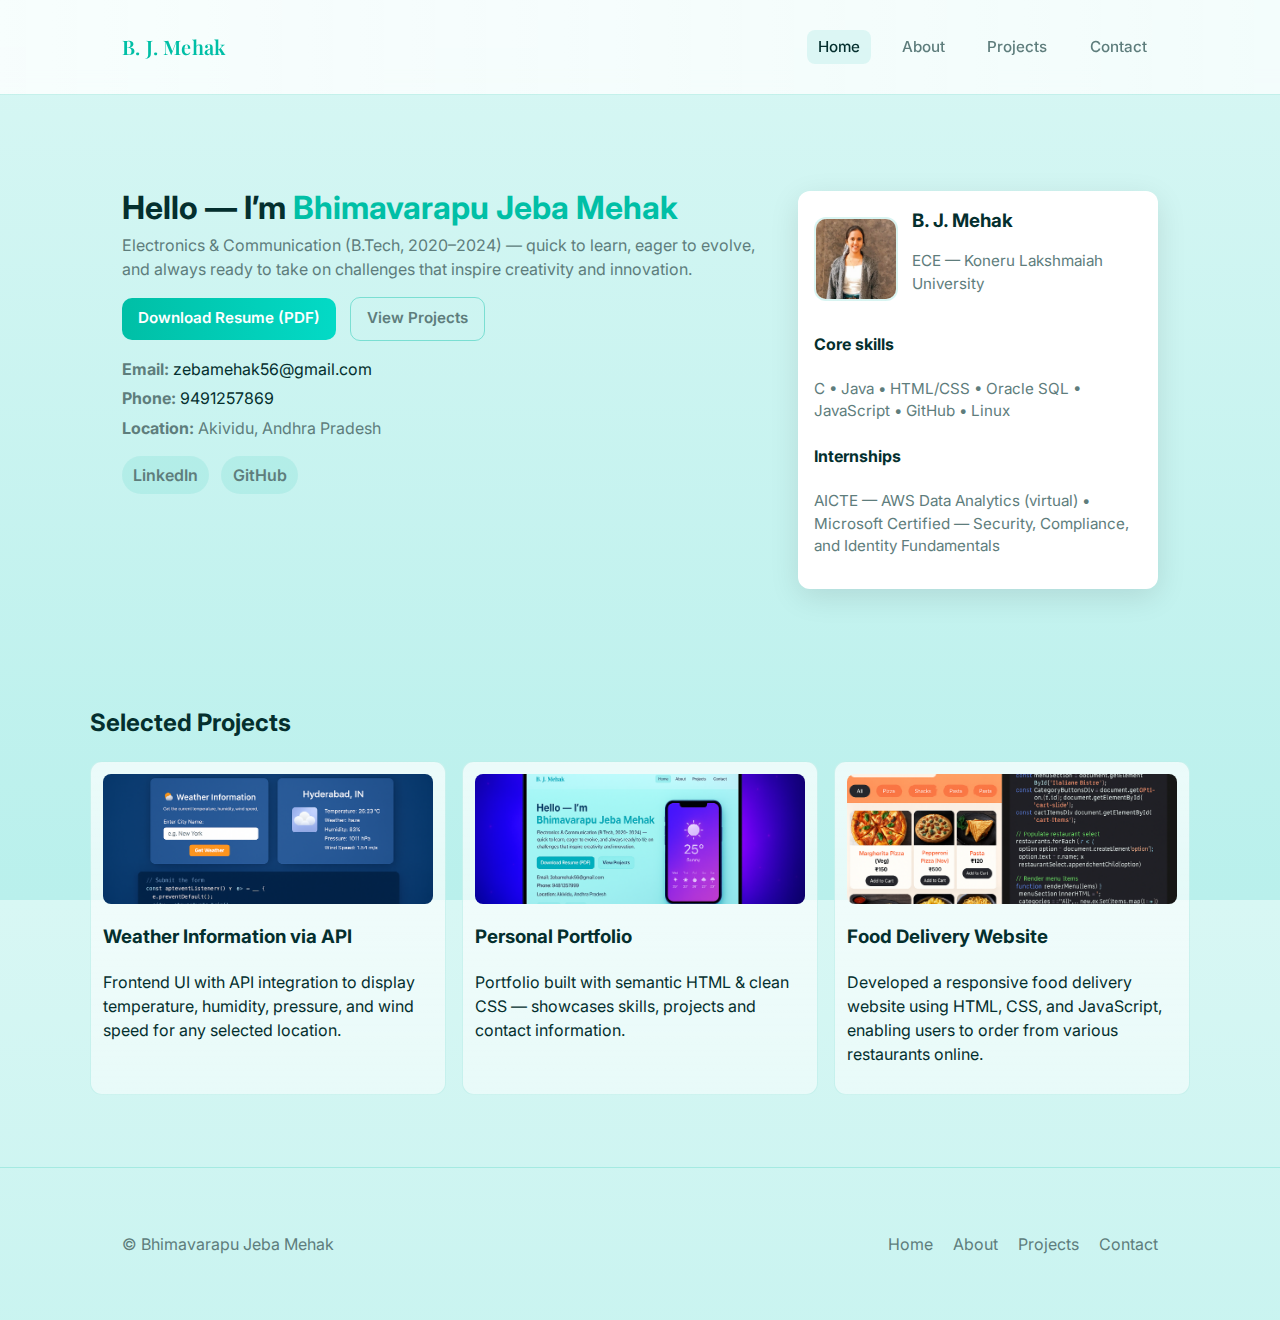
<file: index.html>
<!doctype html>
<html lang="en">
<head>
  <meta charset="utf-8" />
  <meta name="viewport" content="width=device-width,initial-scale=1" />
  <title>Bhimavarapu Jeba Mehak — Portfolio</title>
  <link rel="stylesheet" href="styles.css" />
  <link href="https://fonts.googleapis.com/css2?family=Inter:wght@300;400;600;700&family=Playfair+Display:wght@500;700&display=swap" rel="stylesheet">
</head>
<body>
  <header class="site-header">
    <div class="container header-inner">
      <a class="logo" href="index.html">B. J. Mehak</a>
      <nav class="nav">
        <a href="index.html" class="active">Home</a>
        <a href="about.html">About</a>
        <a href="projects.html">Projects</a>
        <a href="contact.html">Contact</a>
      </nav>
    </div>
  </header>

  <main>
    <section class="hero">
      <div class="container hero-grid">
        <div class="hero-left">
          <h1>Hello — I’m <span class="name">Bhimavarapu Jeba Mehak</span></h1>
          <p class="role">Electronics & Communication (B.Tech, 2020–2024) — quick to learn, eager to evolve, and always ready to take on challenges that inspire creativity and innovation.</p>

          <p class="cta-row">
            <a class="btn" href="./assests/BhimavarapuJebaMehak-Resume.pdf" download>Download Resume (PDF)</a>
            <a class="btn ghost" href="projects.html">View Projects</a>
          </p>

          <ul class="quick-info">
            <li><strong>Email:</strong> <a href="mailto:zebamehak56@gmail.com">zebamehak56@gmail.com</a></li>
            <li><strong>Phone:</strong> <a href="tel:9491257869">9491257869</a></li>
            <li><strong>Location:</strong> Akividu, Andhra Pradesh</li>
          </ul>

          <div class="social-row">
            <a class="chip" href="https://linkedin.com/in/bhimavarapujebamehak" target="_blank" rel="noopener">LinkedIn</a>
            <a class="chip" href="https://github.com/Mehak55" target="_blank" rel="noopener">GitHub</a>
          </div>
        </div>

        <aside class="hero-card">
          <div class="profile-wrap">
            <img src="./assests/profile.jpg" alt="Profile — Bhimavarapu Jeba Mehak" class="profile-photo"/>
            <div class="profile-meta">
              <h3>B. J. Mehak</h3>
              <p class="muted">ECE — Koneru Lakshmaiah University</p>
            </div>
          </div>

          <div class="mini">
            <h4>Core skills</h4>
            <p class="muted">C • Java • HTML/CSS • Oracle SQL • JavaScript • GitHub • Linux </p>
          </div>

          <div class="mini">
            <h4>Internships</h4>
            <p class="muted">AICTE — AWS Data Analytics (virtual) • Microsoft Certified — Security, Compliance, and Identity Fundamentals</p>
          </div>
        </aside>
      </div>
    </section>

    <section class="highlights container">
      <h2>Selected Projects</h2>
      <div class="projects-grid">
        <article class="project-card">
          <img src="./assests/p-1.png" alt="Weather API project" />
          <h3>Weather Information via API</h3>
          <p>Frontend UI with API integration to display temperature, humidity, pressure, and wind speed for any selected location.</p>
        </article>

        <article class="project-card">
          <img src="./assests/p-3.png" alt="Portfolio project" />
          <h3>Personal Portfolio</h3>
          <p>Portfolio built with semantic HTML & clean CSS — showcases skills, projects and contact information.</p>
        </article>

        <article class="project-card">
          <img src="./assests/p-2.png" alt="Food delivery website" />
          <h3>Food Delivery Website</h3>
          <p>Developed a responsive food delivery website using HTML, CSS, and JavaScript, enabling users to order from various restaurants online.</p>
        </article>
      </div>
    </section>
  </main>

  <footer class="site-footer">
    <div class="container footer-inner">
      <p>© Bhimavarapu Jeba Mehak</p>
      <nav class="footer-nav">
        <a href="index.html">Home</a>
        <a href="about.html">About</a>
        <a href="projects.html">Projects</a>
        <a href="contact.html">Contact</a>
      </nav>
    </div>
  </footer>
</body>
</html>
</file>
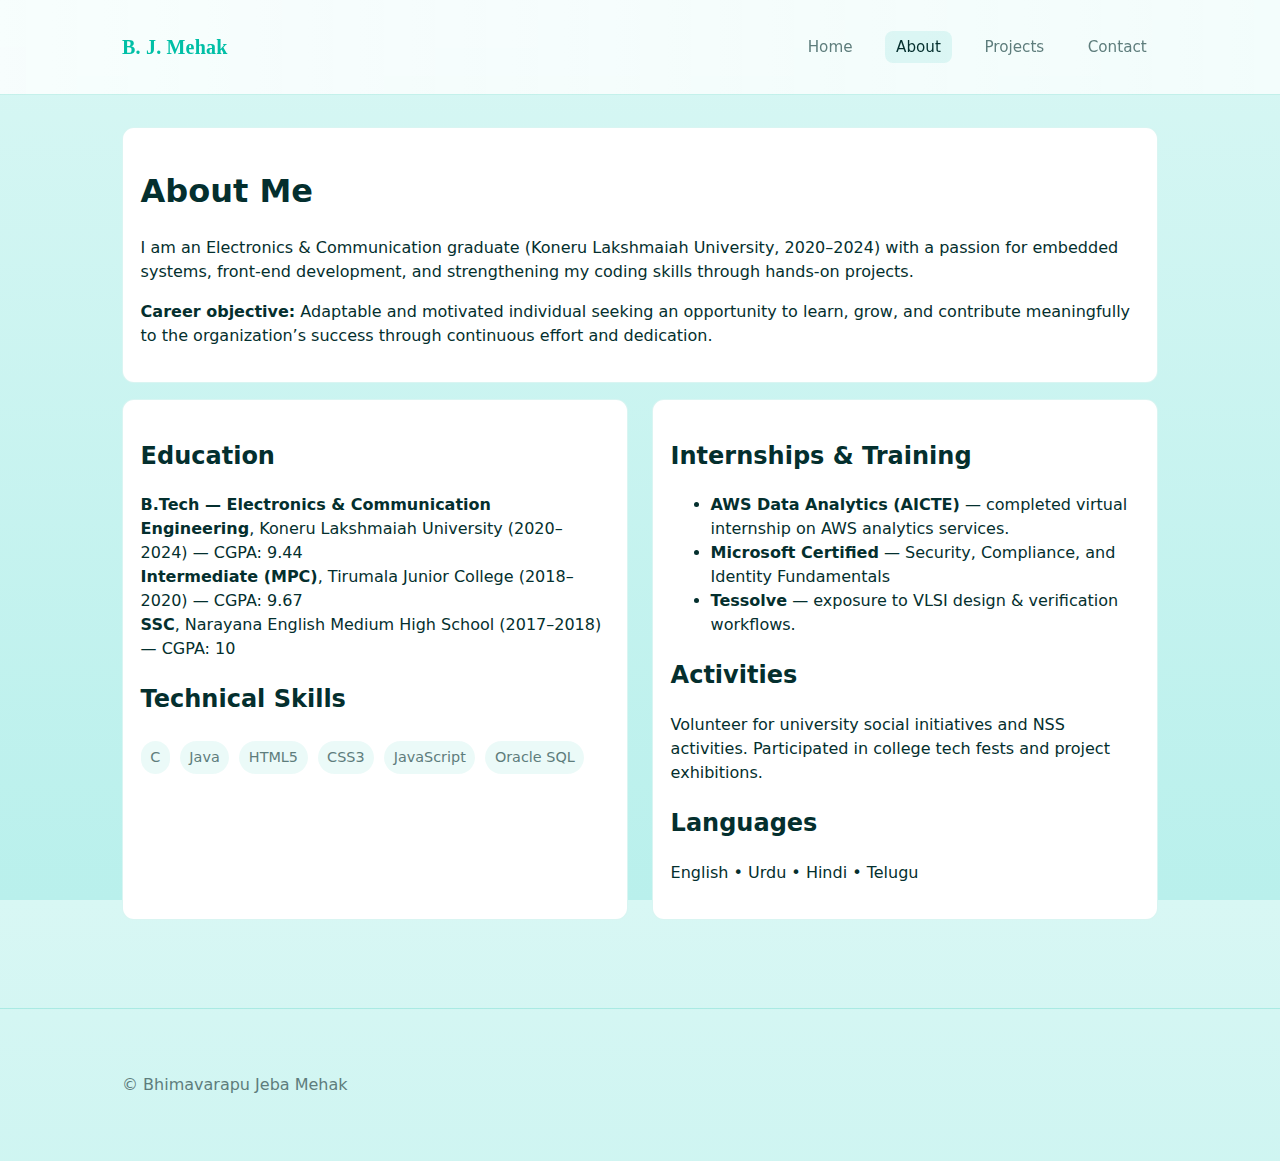
<file: about.html>
<!doctype html>
<html lang="en">
<head>
  <meta charset="utf-8" />
  <meta name="viewport" content="width=device-width,initial-scale=1" />
  <title>About — Bhimavarapu Jeba Mehak</title>
  <link rel="stylesheet" href="styles.css" />
</head>
<body>
  <header class="site-header">
    <div class="container header-inner">
      <a class="logo" href="index.html">B. J. Mehak</a>
      <nav class="nav">
        <a href="index.html">Home</a>
        <a href="about.html" class="active">About</a>
        <a href="projects.html">Projects</a>
        <a href="contact.html">Contact</a>
      </nav>
    </div>
  </header>

  <main class="container page-about">
    <section class="about-intro card">
      <h1>About Me</h1>
      <p>I am an Electronics & Communication graduate (Koneru Lakshmaiah University, 2020–2024) with a passion for embedded systems, front-end development, and strengthening my coding skills through hands-on projects.</p>
      <p><strong>Career objective:</strong> Adaptable and motivated individual seeking an opportunity to learn, grow, and contribute meaningfully to the organization’s success through continuous effort and dedication. </p>
    </section>

    <section class="two-col">
      <div class="card">
        <h2>Education</h2>
        <ul class="list-flat">
          <li><strong>B.Tech — Electronics & Communication Engineering</strong>, Koneru Lakshmaiah University (2020–2024) — CGPA: 9.44</li>
          <li><strong>Intermediate (MPC)</strong>, Tirumala Junior College (2018–2020) — CGPA: 9.67</li>
          <li><strong>SSC</strong>, Narayana English Medium High School (2017–2018) — CGPA: 10</li>
        </ul>

        <h2>Technical Skills</h2>
        <div class="skill-chips">
          <span>C</span>
          <span>Java</span>
          <span>HTML5</span>
          <span>CSS3</span>
          <span>JavaScript</span>
          <span>Oracle SQL</span>
        </div>
      </div>

      <div class="card">
        <h2>Internships & Training</h2>
        <ul>
          <li><strong>AWS Data Analytics (AICTE)</strong> — completed virtual internship on AWS analytics services.</li>
          <li><strong>Microsoft Certified</strong> — Security, Compliance, and Identity Fundamentals</li>
          <li><strong>Tessolve</strong> — exposure to VLSI design & verification workflows.</li>
        </ul>

        <h2>Activities</h2>
        <p>Volunteer for university social initiatives and NSS activities. Participated in college tech fests and project exhibitions.</p>

        <h2>Languages</h2>
        <p>English • Urdu • Hindi • Telugu</p>
      </div>
    </section>
  </main>

  <footer class="site-footer">
    <div class="container">
      <p>© Bhimavarapu Jeba Mehak</p>
    </div>
  </footer>
</body>
</html>
</file>
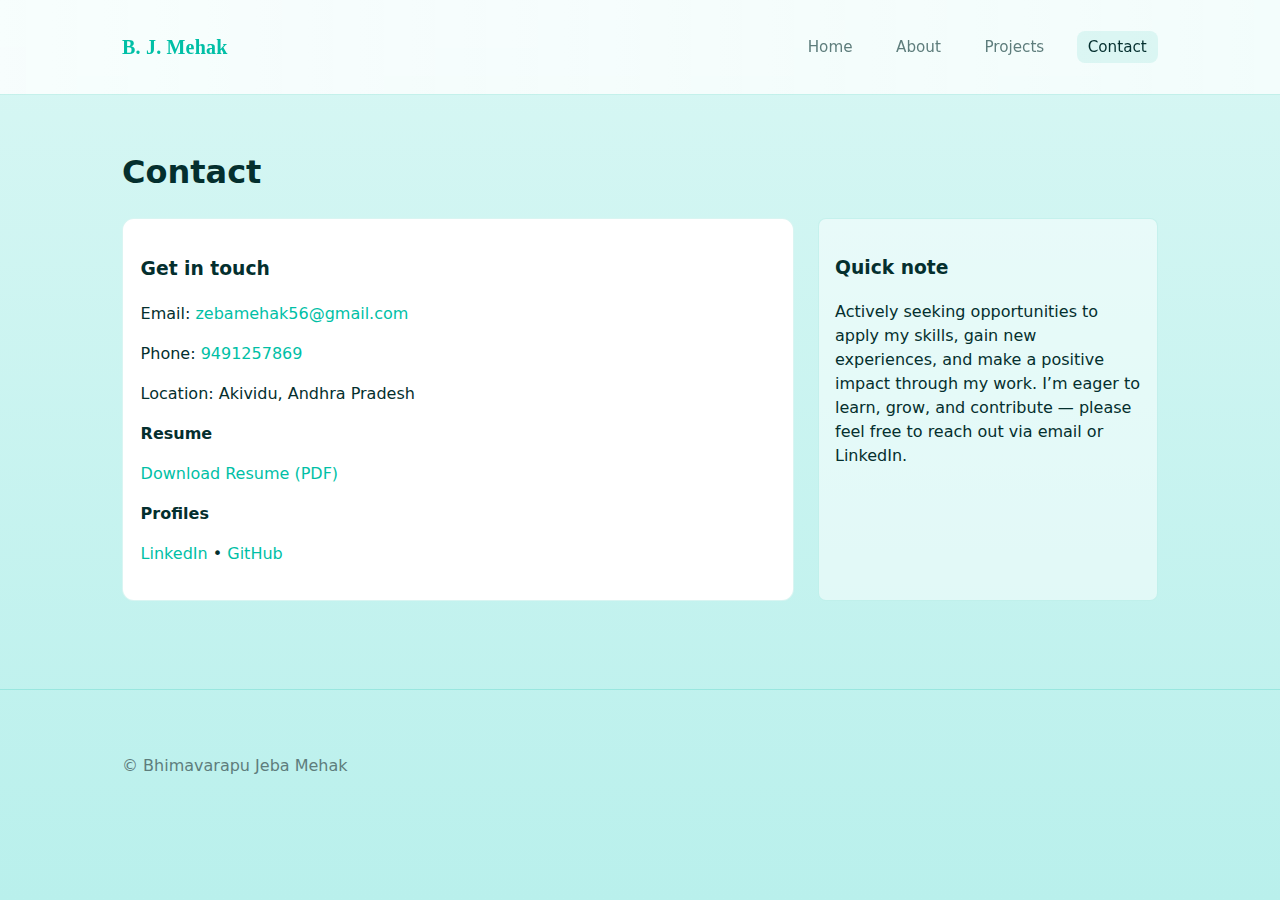
<file: contact.html>
<!doctype html>
  <html lang="en">
  <head>
    <meta charset="utf-8" />
    <meta name="viewport" content="width=device-width,initial-scale=1" />
    <title>Contact — Bhimavarapu Jeba Mehak</title>
    <link rel="stylesheet" href="styles.css" />
  </head>
  <body>
    <header class="site-header">
      <div class="container header-inner">
        <a class="logo" href="index.html">B. J. Mehak</a>
        <nav class="nav">
          <a href="index.html">Home</a>
          <a href="about.html">About</a>
          <a href="projects.html">Projects</a>
          <a href="contact.html" class="active">Contact</a>
        </nav>
      </div>
    </header>

    <main class="container page-contact">
      <h1>Contact</h1>

      <div class="contact-grid">
        <div class="contact-card card">
          <h3>Get in touch</h3>
          <p>Email: <a href="mailto:zebamehak56@gmail.com">zebamehak56@gmail.com</a></p>
          <p>Phone: <a href="tel:9491257869">9491257869</a></p>
          <p>Location: Akividu, Andhra Pradesh</p>

          <p class="mt"><strong>Resume</strong></p>
          <p><a class="btn" href="assets/BhimavarapuJebaMehak-Resume.pdf" download>Download Resume (PDF)</a></p>

          <p class="mt"><strong>Profiles</strong></p>
          <p><a href="https://linkedin.com/in/bhimavarapujebamehak" target="_blank" rel="noopener">LinkedIn</a> • <a href="https://github.com/Mehak55" target="_blank" rel="noopener">GitHub</a></p>
        </div>

        <aside class="contact-note card">
          <h3>Quick note</h3>
          <p> Actively seeking opportunities to apply my skills, gain new experiences, and make a positive impact through my work. I’m eager to learn, grow, and contribute — please feel free to reach out via email or LinkedIn.</p>
        </aside>
      </div>
    </main>

    <footer class="site-footer">
      <div class="container">
        <p>© Bhimavarapu Jeba Mehak</p>
      </div>
    </footer>
  </body>
  </html>
</file>
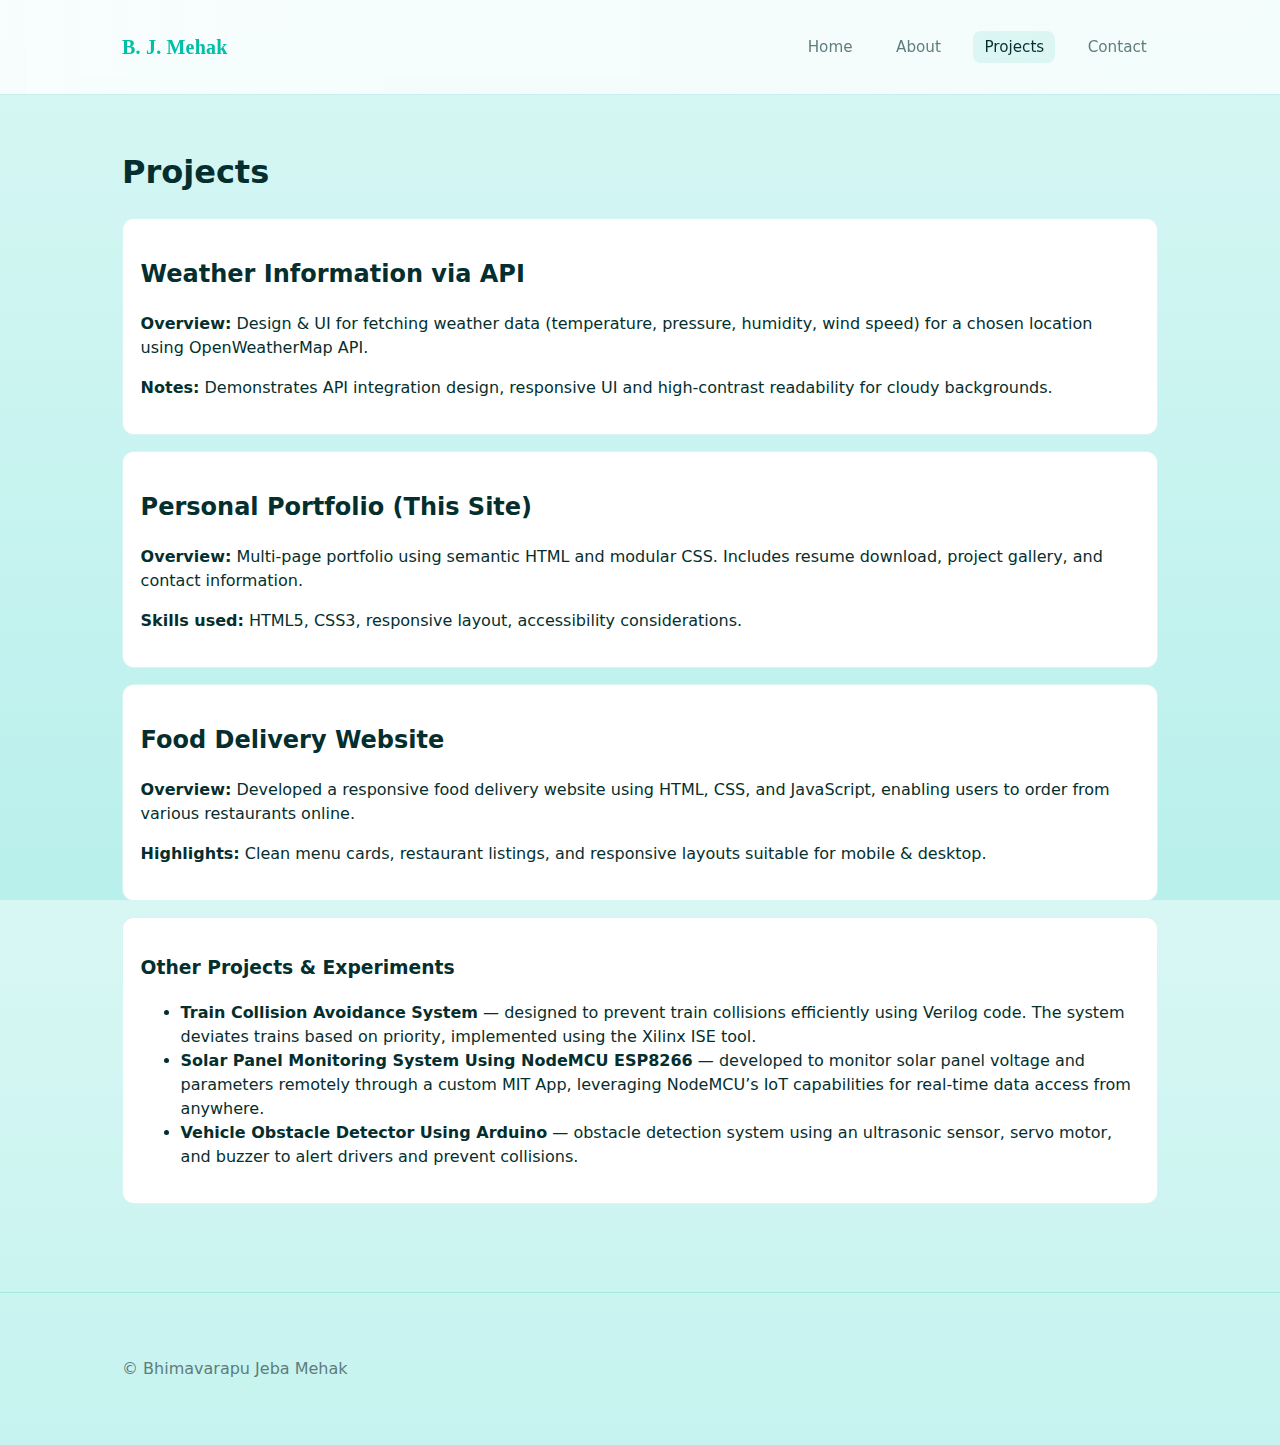
<file: projects.html>
<!doctype html>
<html lang="en">
<head>
  <meta charset="utf-8" />
  <meta name="viewport" content="width=device-width,initial-scale=1" />
  <title>Projects — Bhimavarapu Jeba Mehak</title>
  <link rel="stylesheet" href="styles.css" />
</head>
<body>
  <header class="site-header">
    <div class="container header-inner">
      <a class="logo" href="index.html">B. J. Mehak</a>
      <nav class="nav">
        <a href="index.html">Home</a>
        <a href="about.html">About</a>
        <a href="projects.html" class="active">Projects</a>
        <a href="contact.html">Contact</a>
      </nav>
    </div>
  </header>

  <main class="container page-projects">
    <h1>Projects</h1>

    <section class="project-detail card" id="weather-api">
      <h2>Weather Information via API</h2>
      <p><strong>Overview:</strong> Design & UI for fetching weather data (temperature, pressure, humidity, wind speed) for a chosen location using OpenWeatherMap API.</p>
      <p><strong>Notes:</strong> Demonstrates API integration design, responsive UI and high-contrast readability for cloudy backgrounds.</p>
    </section>

    <section class="project-detail card" id="portfolio">
      <h2>Personal Portfolio (This Site)</h2>
      <p><strong>Overview:</strong> Multi-page portfolio using semantic HTML and modular CSS. Includes resume download, project gallery, and contact information.</p>
      <p><strong>Skills used:</strong> HTML5, CSS3, responsive layout, accessibility considerations.</p>
    </section>

    <section class="project-detail card" id="food-delivery">
      <h2>Food Delivery Website</h2>
      <p><strong>Overview:</strong> Developed a responsive food delivery website using HTML, CSS, and JavaScript, enabling users to order from various restaurants online.</p>
      <p><strong>Highlights:</strong> Clean menu cards, restaurant listings, and responsive layouts suitable for mobile & desktop.</p>
    </section>

    <section class="more-projects card">
      <h3>Other Projects & Experiments</h3>
      <ul>
        <li><strong>Train Collision Avoidance System</strong> — designed to prevent train collisions efficiently using Verilog code. The system deviates trains based on priority, implemented using the Xilinx ISE tool.</li>
        <li><strong>Solar Panel Monitoring System Using NodeMCU ESP8266</strong> — developed to monitor solar panel voltage and parameters remotely through a custom MIT App, leveraging NodeMCU’s IoT capabilities for real-time data access from anywhere.</li>
        <li><strong>Vehicle Obstacle Detector Using Arduino</strong> — obstacle detection system using an ultrasonic sensor, servo motor, and buzzer to alert drivers and prevent collisions.</li>
      </ul>
    </section>
  </main>

  <footer class="site-footer">
    <div class="container">
      <p>© Bhimavarapu Jeba Mehak</p>
    </div>
  </footer>
</body>
</html>
</file>
<file: styles.css>
:root {
  --bg: #e9f8f7; /* light mint background */
  --card: #ffffff; /* white cards */
  --muted: #5e7d7c; /* subtle gray-green text */
  --accent: #00bfa6; /* teal accent */
  --glass: rgba(255, 255, 255, 0.5);
  --radius: 12px;
  --container: 1100px;
  --text: #042f2e; /* deep teal text */
}

* { box-sizing: border-box; }
html, body { height: 100%; }

body {
  margin: 0;
  font-family: Inter, system-ui, -apple-system, "Segoe UI", Roboto, "Helvetica Neue", Arial;
  background: linear-gradient(180deg, #d8f7f4 0%, #b9f0ec 100%);
  color: var(--text);
  -webkit-font-smoothing: antialiased;
  -moz-osx-font-smoothing: grayscale;
  line-height: 1.5;
  font-size: 16px;
}

/* container */
.container {
  max-width: var(--container);
  margin: 0 auto;
  padding: 2rem;
}

/* header */
.site-header {
  background: linear-gradient(90deg, rgba(255, 255, 255, 0.8), rgba(255, 255, 255, 0.7));
  border-bottom: 1px solid rgba(0, 191, 166, 0.2);
  position: sticky;
  top: 0;
  z-index: 40;
  backdrop-filter: blur(10px);
}

.header-inner {
  display: flex;
  gap: 1rem;
  align-items: center;
  justify-content: space-between;
}

.logo {
  font-family: "Playfair Display", serif;
  color: var(--accent);
  font-size: 1.25rem;
  text-decoration: none;
  font-weight: 600;
  letter-spacing: 0.2px;
}

.nav a {
  color: var(--muted);
  text-decoration: none;
  margin-left: 1rem;
  padding: 0.45rem 0.7rem;
  border-radius: 8px;
  font-weight: 500;
  font-size: 0.95rem;
}

.nav a.active, .nav a:hover {
  color: var(--text);
  background: rgba(0, 191, 166, 0.1);
}

/* hero */
.hero {
  padding: 4rem 0 2rem;
}

.hero-grid {
  display: grid;
  grid-template-columns: 1fr 360px;
  gap: 2rem;
  align-items: start;
}

.hero-left h1 {
  margin: 0 0 0.5rem 0;
  font-size: 2rem;
  line-height: 1.05;
  color: var(--text);
}

.role {
  color: var(--muted);
  margin: 0 0 1rem 0;
}

.name {
  color: var(--accent);
}

.cta-row .btn {
  display: inline-block;
  margin-right: 0.6rem;
  padding: 0.6rem 1rem;
  border-radius: 10px;
  text-decoration: none;
  background: linear-gradient(90deg, var(--accent), #03dac6);
  color: white;
  font-weight: 600;
  font-size: 0.95rem;
}

.btn.ghost {
  background: transparent;
  border: 1px solid rgba(0, 191, 166, 0.4);
  color: var(--muted);
}

/* quick info */
.quick-info {
  list-style: none;
  padding: 0;
  margin: 1rem 0 0 0;
  color: var(--muted);
}

.quick-info li { margin: 0.35rem 0; }
.quick-info a { color: var(--text); text-decoration: none; }

/* social chips */
.social-row { margin-top: 1rem; }

.chip {
  display: inline-block;
  margin-right: 0.5rem;
  padding: 0.45rem 0.7rem;
  border-radius: 999px;
  background: rgba(0, 191, 166, 0.1);
  color: var(--muted);
  text-decoration: none;
  font-weight: 600;
}

/* hero card */
.hero-card {
  background: var(--card);
  border-radius: var(--radius);
  padding: 1rem;
  box-shadow: 0 8px 30px rgba(0, 0, 0, 0.1);
  min-height: 260px;
}

.profile-wrap {
  display: flex;
  gap: 0.9rem;
  align-items: center;
}

.profile-photo {
  width: 84px;
  height: 84px;
  object-fit: cover;
  border-radius: 12px;
  border: 2px solid rgba(0, 191, 166, 0.15);
  background: linear-gradient(180deg, rgba(255,255,255,0.6), rgba(255,255,255,0.3));
}

.profile-meta h3 { margin: 0 0 0.2rem 0; }
.muted { color: var(--muted); font-size: 0.95rem; }

/* highlights / projects */
.highlights { padding: 2rem 0; }

.projects-grid {
  display: grid;
  grid-template-columns: repeat(auto-fit, minmax(220px, 1fr));
  gap: 1rem;
  margin-top: 1rem;
}

.project-card {
  background: linear-gradient(180deg, rgba(255,255,255,0.7), rgba(255,255,255,0.5));
  padding: 0.75rem;
  border-radius: 12px;
  border: 1px solid rgba(0, 191, 166, 0.15);
}

.project-card img {
  width: 100%;
  height: 130px;
  object-fit: cover;
  border-radius: 8px;
  display: block;
  margin-bottom: 0.6rem;
}

/* page layout */
.card {
  background: var(--card);
  border-radius: 12px;
  padding: 1.1rem;
  margin-bottom: 1rem;
  border: 1px solid rgba(0, 191, 166, 0.15);
}

.two-col {
  display: grid;
  grid-template-columns: 1fr 1fr;
  gap: 1.5rem;
}

.list-flat { list-style: none; padding: 0; margin: 0; }

.skill-chips span {
  display: inline-block;
  margin: 0.25rem 0.3rem 0 0;
  padding: 0.35rem 0.6rem;
  background: rgba(0, 191, 166, 0.08);
  border-radius: 999px;
  color: var(--muted);
  font-size: 0.9rem;
}

/* contact layout */
.contact-grid {
  display: grid;
  grid-template-columns: 1fr 340px;
  gap: 1.5rem;
}

.contact-card a { color: var(--accent); text-decoration: none; }

.contact-note {
  background: var(--glass);
  padding: 1rem;
  border-radius: 8px;
}

/* footer */
.site-footer {
  border-top: 1px solid rgba(0, 191, 166, 0.2);
  padding: 1rem 0;
  margin-top: 2.5rem;
  color: var(--muted);
  background: transparent;
}

.footer-inner {
  display: flex;
  justify-content: space-between;
  align-items: center;
}

.footer-nav a {
  margin-left: 1rem;
  color: var(--muted);
  text-decoration: none;
}

/* responsive */
@media (max-width:960px){
  .hero-grid { grid-template-columns:1fr; }
  .two-col { grid-template-columns:1fr; }
  .contact-grid { grid-template-columns:1fr; }
  .header-inner { padding:0.5rem 0; }
}

/* small niceties */
a:focus {
  outline: 2px solid rgba(0, 191, 166, 0.25);
  outline-offset: 2px;
}

h1, h2, h3, h4 { color: var(--text); }
.mt { margin-top: 0.6rem; }
</file>
